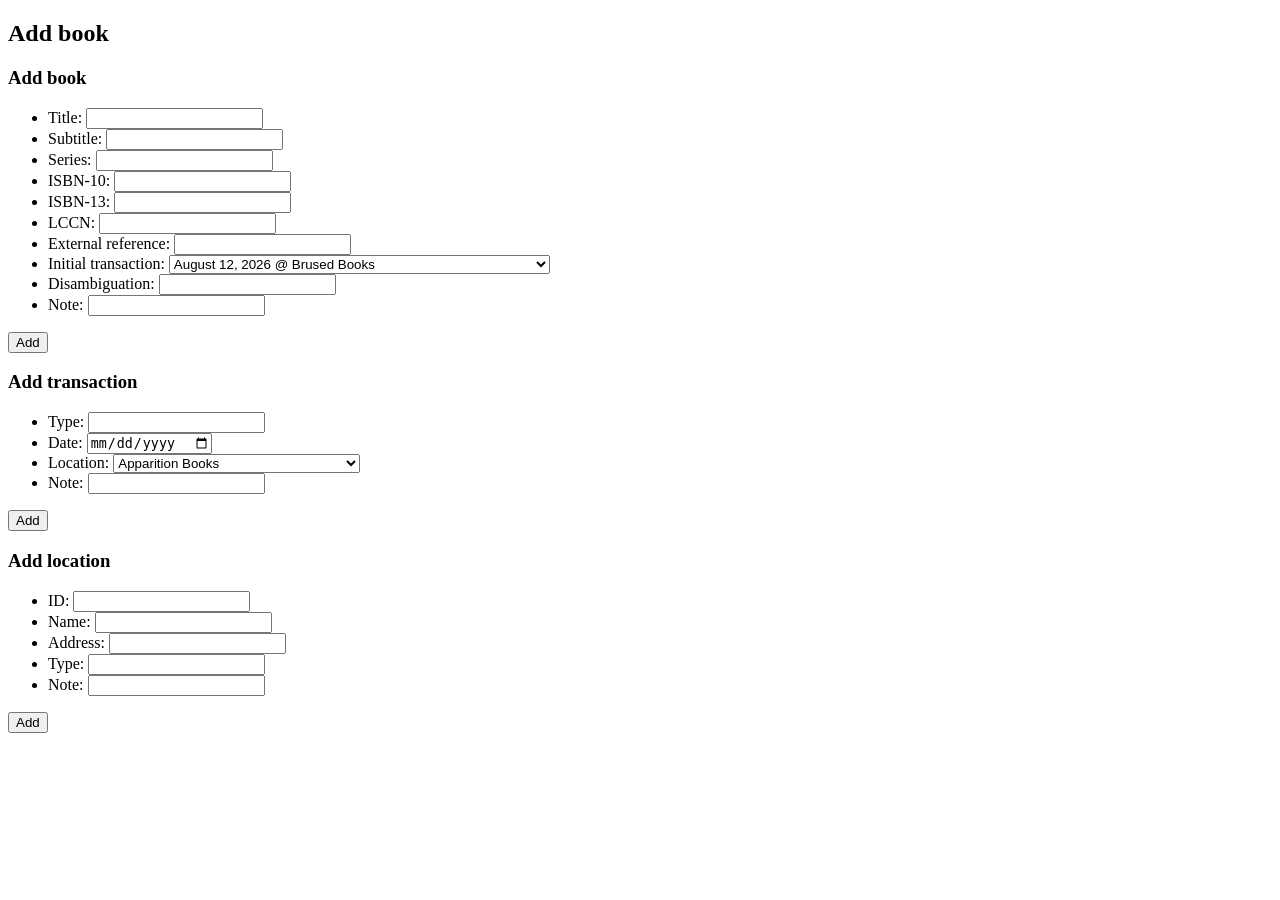
<file: add-book.html>
<!DOCTYPE html>

<h2>Add book</h2>

<form method="POST" action="/books/add">
  <h3>Add book</h3>
  <ul>
    <li><label>Title: <input name="title">
    <li><label>Subtitle: <input name="subtitle">
    <li><label>Series: <input name="series">
    <li><label>ISBN-10: <input name="isbn10">
    <li><label>ISBN-13: <input name="isbn13">
    <li><label>LCCN: <input name="lccn">
    <li><label>External reference: <input name="external">
    <li><label>Initial transaction: <select id="txns" name="txn"></select>
    <li><label>Disambiguation: <input name="disambiguation">
    <li><label>Note: <input name="note">
  </ul>
  <button>Add</button>
</form>

<form method="POST" action="/transactions/add">
  <h3>Add transaction</h3>
  <ul>
    <li><label>Type: <input name="type" list="txn-types">
    <li><label>Date: <input name="title" type="date">
    <li><label>Location: <select id="txn-locations" name="location"></select>
    <li><label>Note: <input name="note">
  </ul>
  <button>Add</button>
</form>

<form method="POST" action="/locations/add">
  <h3>Add location</h3>
  <ul>
    <li><label>ID: <input name="id">
    <li><label>Name: <input name="name">
    <li><label>Address: <input name="address">
    <li><label>Type: <input list="location-types" name="type">
    <li><label>Note: <input name="note">
  </ul>
  <button>Add</button>
</form>

<datalist id="txn-types">
  <option value="purchased"></option>
  <option value="ordered"></option>
  <option value="given"></option>
  <option value="found"></option>
  <option value="inherited"></option>
  <option value="gave"></option>
</datalist>

<datalist id="location-types">
  <option value="bookstore"></option>
  <option value="thrift_store">thrift store</option>
  <option value="museum"></option>
  <option value="other"></option>
</datalist>

<script type="module">

const transactions = await fetch("./transactions.json").then(x => x.json());
const locations = await fetch("./locations.json").then(x => x.json());

const id_to_loc = locations.reduce((acc, loc) => {
  acc[loc.id] = loc.name;
  return acc;
}, {});

function element(tag, children = [], attributes = {}) {
  const ele = document.createElement(tag);

  for (const child of [ children ].flat()) {
    if (child instanceof Node) {
      ele.appendChild(child);
    } else if (typeof child === "string") {
      ele.appendChild(document.createTextNode(child));
    }
  }

  for (const [ name, value ] of Object.entries(attributes)) {
    ele.setAttribute(name, value);
  }

  return ele;
}

const option = (children, attrs) => element("option", children, attrs);

document.getElementById("txns").append(...transactions.filter(txn =>
  txn.date != null && id_to_loc[txn.location] != null
).flatMap(txn => option([ txn.date, id_to_loc[txn.location] ].join(" @ "))));

document.getElementById("txn-locations").append(...locations.flatMap(
  loc => option(loc.name, { value: loc.id })
));

</script>
</file>
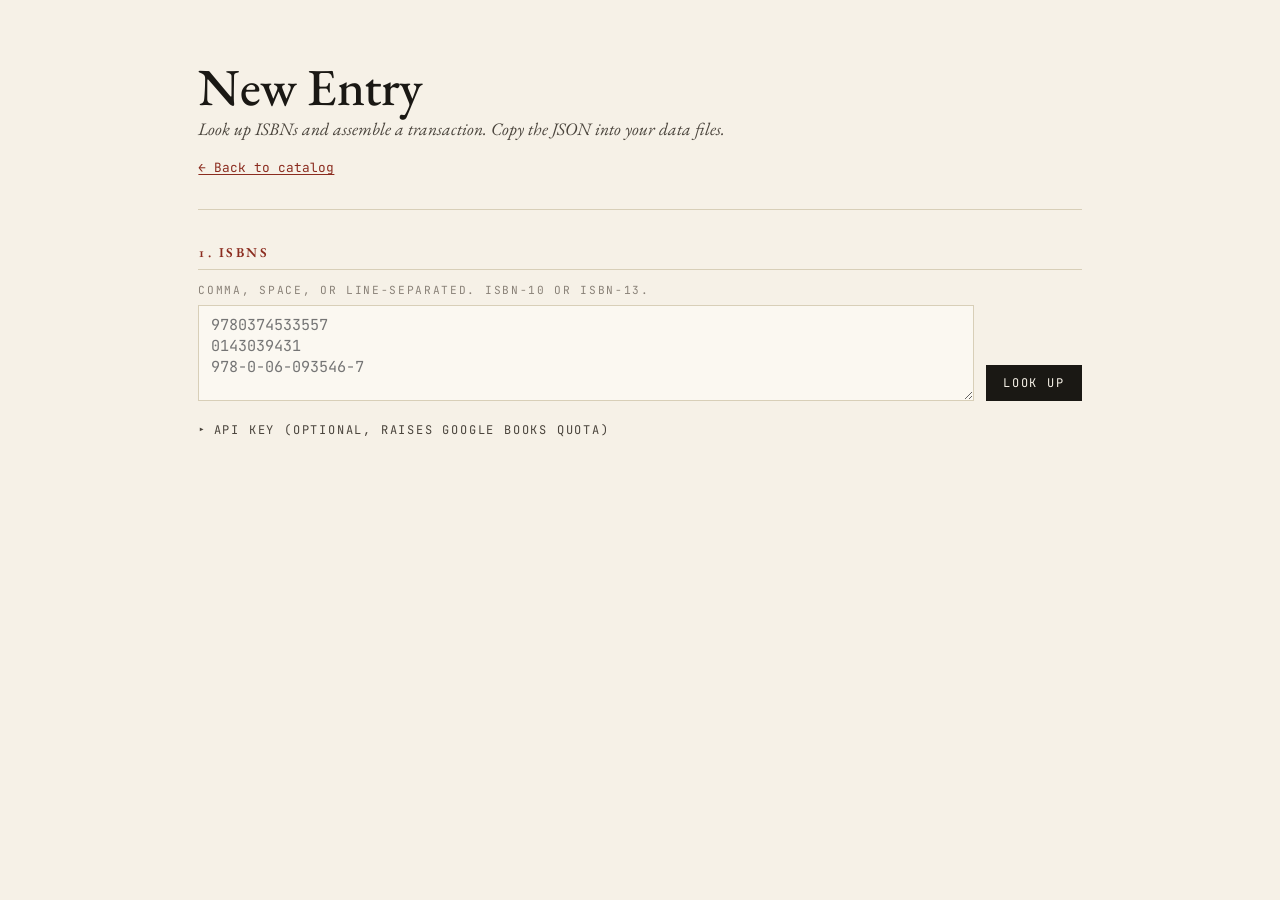
<file: entry.html>
<!doctype html>
<html lang="en">
<head>
  <meta charset="utf-8" />
  <meta name="viewport" content="width=device-width, initial-scale=1" />
  <title>New Entry — Library Catalog</title>
  <link rel="preconnect" href="https://fonts.googleapis.com" />
  <link rel="preconnect" href="https://fonts.gstatic.com" crossorigin />
  <link
    href="https://fonts.googleapis.com/css2?family=EB+Garamond:ital,wght@0,400;0,500;0,600;1,400&family=JetBrains+Mono:wght@400;500&display=swap"
    rel="stylesheet"
  />
  <style>
    /* =========================================================
       Entry helper — shares the catalog's visual grammar.
       Elements first; classes mark variants and states.
       ========================================================= */

    :root {
      --ink: #1a1814;
      --ink-soft: #4a443c;
      --ink-faint: #8a8278;
      --paper: #f6f1e7;
      --paper-warm: #ede5d3;
      --paper-cool: #fbf8f1;
      --accent: #8b2c1f;
      --accent-soft: #c5826d;
      --rule: #d8cfb8;
      --error: #8b2c1f;
      --success: #4a6b3a;

      --font-serif: "EB Garamond", "Garamond", "Georgia", serif;
      --font-mono: "JetBrains Mono", "SF Mono", "Menlo", monospace;
      --measure: 60rem;
      --gutter: clamp(1rem, 3vw, 2.5rem);
    }

    * { box-sizing: border-box; }

    html { background: var(--paper); color: var(--ink); }

    body {
      font-family: var(--font-serif);
      font-size: 18px;
      line-height: 1.5;
      margin: 0;
      padding: var(--gutter);
      max-width: var(--measure);
      margin-inline: auto;
      font-feature-settings: "onum", "kern", "liga";
    }

    /* ---- Typography ---- */

    h1, h2, h3 { font-weight: 500; letter-spacing: -0.01em; }

    h1 {
      font-size: clamp(2.25rem, 5vw, 3.25rem);
      line-height: 0.95;
      margin: 0;
    }

    h2 {
      font-size: 0.85rem;
      text-transform: uppercase;
      letter-spacing: 0.18em;
      color: var(--accent);
      font-weight: 600;
      margin: 0 0 0.75rem;
      padding-bottom: 0.4rem;
      border-bottom: 1px solid var(--rule);
    }

    h3 {
      font-size: 0.75rem;
      text-transform: uppercase;
      letter-spacing: 0.12em;
      color: var(--ink-faint);
      margin: 1rem 0 0.5rem;
      font-weight: 600;
    }

    a {
      color: var(--accent);
      text-underline-offset: 2px;
    }

    a:hover { color: var(--ink); }

    code, .mono { font-family: var(--font-mono); font-size: 0.85em; }

    /* ---- Header ---- */

    body > header {
      padding-block: 1.5rem 2rem;
      border-bottom: 1px solid var(--rule);
      margin-bottom: 2rem;
    }

    body > header > p {
      font-style: italic;
      color: var(--ink-soft);
      margin: 0.25rem 0 0;
      font-size: 1.1rem;
    }

    body > header > nav {
      margin-top: 1rem;
      font-family: var(--font-mono);
      font-size: 0.8rem;
    }

    body > header > nav > a + a { margin-left: 1.5rem; }

    /* ---- Sections ---- */

    section { margin-bottom: 2.5rem; }

    /* ---- Form controls ---- */

    label {
      display: block;
      font-family: var(--font-mono);
      font-size: 0.7rem;
      text-transform: uppercase;
      letter-spacing: 0.15em;
      color: var(--ink-faint);
      margin-bottom: 0.35rem;
    }

    label.inline {
      display: inline-flex;
      align-items: center;
      gap: 0.4rem;
      text-transform: none;
      letter-spacing: 0;
      font-family: var(--font-serif);
      font-size: 0.95rem;
      color: var(--ink);
      margin-bottom: 0;
    }

    input[type="text"],
    input[type="date"],
    input[type="number"],
    input[type="password"],
    textarea,
    select {
      width: 100%;
      font-family: var(--font-mono);
      font-size: 0.95rem;
      padding: 0.5rem 0.75rem;
      background: var(--paper-cool);
      border: 1px solid var(--rule);
      color: var(--ink);
      border-radius: 0;
    }

    input:focus, textarea:focus, select:focus {
      outline: none;
      border-color: var(--accent);
    }

    textarea {
      resize: vertical;
      min-height: 6rem;
      line-height: 1.4;
    }

    textarea.output {
      background: var(--paper-warm);
      border-color: var(--ink-soft);
      font-size: 0.8rem;
      min-height: 8rem;
    }

    fieldset {
      border: 1px solid var(--rule);
      background: var(--paper-cool);
      padding: 1rem 1.25rem 1.25rem;
      margin: 0;
    }

    legend {
      font-family: var(--font-mono);
      font-size: 0.7rem;
      text-transform: uppercase;
      letter-spacing: 0.15em;
      color: var(--ink-faint);
      padding: 0 0.5rem;
    }

    /* ---- Buttons ---- */

    button {
      font-family: var(--font-mono);
      font-size: 0.75rem;
      text-transform: uppercase;
      letter-spacing: 0.15em;
      padding: 0.55rem 1rem;
      background: var(--ink);
      color: var(--paper);
      border: 1px solid var(--ink);
      cursor: pointer;
      border-radius: 0;
    }

    button:hover { background: var(--accent); border-color: var(--accent); }
    button:disabled { opacity: 0.4; cursor: not-allowed; }
    button:disabled:hover { background: var(--ink); border-color: var(--ink); }

    button.secondary {
      background: transparent;
      color: var(--ink-soft);
      border-color: var(--rule);
    }
    button.secondary:hover {
      background: transparent;
      color: var(--accent);
      border-color: var(--accent);
    }

    button.copy {
      font-size: 0.65rem;
      padding: 0.35rem 0.7rem;
      letter-spacing: 0.2em;
    }

    button.copy.copied {
      background: var(--success);
      border-color: var(--success);
    }

    /* ---- ISBN input area ---- */

    .input-row {
      display: flex;
      gap: 0.75rem;
      align-items: flex-end;
      flex-wrap: wrap;
    }

    .input-row > textarea { flex: 1 1 20rem; }
    .input-row > button { flex: 0 0 auto; }

    /* ---- API key advanced disclosure ---- */

    details.advanced {
      margin-top: 0.75rem;
      font-size: 0.9rem;
    }

    details.advanced > summary {
      cursor: pointer;
      color: var(--ink-soft);
      font-family: var(--font-mono);
      font-size: 0.75rem;
      text-transform: uppercase;
      letter-spacing: 0.15em;
      padding: 0.5rem 0;
      list-style: none;
    }

    details.advanced > summary::-webkit-details-marker { display: none; }
    details.advanced > summary::before {
      content: "▸";
      display: inline-block;
      margin-right: 0.4rem;
      transition: transform 0.15s;
    }
    details.advanced[open] > summary::before {
      transform: rotate(90deg);
    }

    details.advanced > .body {
      padding: 0.75rem 0 0;
    }

    .key-status {
      font-family: var(--font-mono);
      font-size: 0.75rem;
      color: var(--ink-faint);
      margin-top: 0.5rem;
    }

    .key-status.set { color: var(--success); }

    /* ---- Result cards ---- */

    ol.results {
      list-style: none;
      padding: 0;
      margin: 0;
      display: flex;
      flex-direction: column;
      gap: 1rem;
    }

    li.card {
      background: var(--paper-cool);
      border: 1px solid var(--rule);
      border-left: 3px solid var(--accent);
      padding: 1rem 1.25rem;
    }

    li.card.error {
      border-left-color: var(--error);
      background: var(--paper-warm);
    }

    li.card > header {
      display: flex;
      justify-content: space-between;
      align-items: baseline;
      gap: 1rem;
      margin-bottom: 0.5rem;
    }

    li.card > header > .query {
      font-family: var(--font-mono);
      font-size: 0.75rem;
      color: var(--ink-faint);
    }

    li.card > header > .remove {
      background: transparent;
      color: var(--ink-faint);
      border: none;
      font-family: var(--font-mono);
      font-size: 0.7rem;
      padding: 0;
      letter-spacing: 0.1em;
      cursor: pointer;
    }

    li.card > header > .remove:hover {
      background: transparent;
      color: var(--error);
    }

    li.card > .err-msg {
      font-style: italic;
      color: var(--error);
      margin: 0.5rem 0 0;
    }

    .field-grid {
      display: grid;
      grid-template-columns: 1fr 1fr;
      gap: 0.75rem 1rem;
    }

    .field-grid > .full { grid-column: 1 / -1; }

    .field-grid > div > input,
    .field-grid > div > textarea {
      margin-top: 0.1rem;
    }

    .field-grid textarea { min-height: 3rem; }

    /* Title fields use serif for readability since they often carry diacritics. */
    .field-grid input.serif,
    .field-grid textarea.serif {
      font-family: var(--font-serif);
      font-size: 1.05rem;
    }

    .disambig-hint {
      font-family: var(--font-mono);
      font-size: 0.7rem;
      color: var(--accent);
      margin-top: 0.25rem;
    }

    /* ---- Transaction section ---- */

    .form-grid {
      display: grid;
      grid-template-columns: repeat(auto-fit, minmax(12rem, 1fr));
      gap: 1rem;
    }

    .form-grid > div > input,
    .form-grid > div > select,
    .form-grid > div > textarea {
      margin-top: 0.1rem;
    }

    .form-grid > .full { grid-column: 1 / -1; }

    .radio-row {
      display: flex;
      flex-wrap: wrap;
      gap: 0.5rem 1rem;
      margin-top: 0.25rem;
    }

    .radio-row > label.inline > input[type="radio"] {
      margin: 0;
    }

    /* Location combobox */

    .location-picker { position: relative; }

    .location-picker > input { width: 100%; }

    .location-picker > .dropdown {
      position: absolute;
      top: 100%;
      left: 0;
      right: 0;
      background: var(--paper-cool);
      border: 1px solid var(--ink);
      max-height: 16rem;
      overflow-y: auto;
      z-index: 10;
      box-shadow: 0 8px 24px -8px rgba(26, 24, 20, 0.25);
      display: none;
    }

    .location-picker.open > .dropdown { display: block; }

    .location-picker > .dropdown > button {
      display: flex;
      align-items: baseline;
      justify-content: space-between;
      gap: 1rem;
      width: 100%;
      text-align: left;
      background: transparent;
      color: var(--ink);
      border: none;
      border-bottom: 1px solid var(--rule);
      font-family: var(--font-serif);
      font-size: 0.95rem;
      text-transform: none;
      letter-spacing: 0;
      padding: 0.4rem 0.75rem;
      cursor: pointer;
    }

    .location-picker > .dropdown > button:hover,
    .location-picker > .dropdown > button[aria-selected="true"] {
      background: var(--paper-warm);
      color: var(--ink);
    }

    .location-picker > .dropdown > button > .id {
      font-family: var(--font-mono);
      font-size: 0.7rem;
      color: var(--ink-faint);
      white-space: nowrap;
    }

    .location-picker > .dropdown > button.add-new {
      color: var(--accent);
      font-weight: 500;
      border-bottom: none;
      justify-content: flex-start;
    }

    /* New location form */

    fieldset.new-location {
      margin-top: 1rem;
    }

    /* ---- Output section ---- */

    .outputs {
      display: grid;
      grid-template-columns: 1fr;
      gap: 1.5rem;
    }

    .output-block > header {
      display: flex;
      justify-content: space-between;
      align-items: baseline;
      margin-bottom: 0.4rem;
    }

    .output-block > header > h3 {
      margin: 0;
    }

    .output-block > .hint {
      font-family: var(--font-mono);
      font-size: 0.7rem;
      color: var(--ink-faint);
      margin: 0.3rem 0 0;
    }

    /* ---- Empty/status text ---- */

    p.status {
      font-family: var(--font-mono);
      font-size: 0.85rem;
      color: var(--ink-faint);
      margin: 0.5rem 0;
    }

    p.status.error { color: var(--error); }

    /* ---- Responsive ---- */

    @media (min-width: 800px) {
      .outputs { grid-template-columns: 1fr 1fr; }
      .output-block.transaction { grid-column: 1 / -1; }
      .output-block.location { grid-column: 1 / -1; }
    }
  </style>
</head>

<body>
  <header>
    <h1>New Entry</h1>
    <p>Look up ISBNs and assemble a transaction. Copy the JSON into your data files.</p>
    <nav>
      <a href="./index.html">← Back to catalog</a>
    </nav>
  </header>

  <!-- ============ ISBN INPUT ============ -->
  <section>
    <h2>1. ISBNs</h2>
    <label for="isbn-input">Comma, space, or line-separated. ISBN-10 or ISBN-13.</label>
    <div class="input-row">
      <textarea id="isbn-input" rows="3" placeholder="9780374533557
0143039431
978-0-06-093546-7"></textarea>
      <button id="lookup-btn" type="button">Look up</button>
    </div>

    <details class="advanced" id="advanced">
      <summary>API key (optional, raises Google Books quota)</summary>
      <div class="body">
        <label for="api-key">Google Books API key</label>
        <input id="api-key" type="password" autocomplete="off"
               placeholder="AIza…" />
        <p class="key-status" id="key-status">No key set — using anonymous quota.</p>
        <p class="status">
          Stored in this browser only (localStorage). Get one at
          <a href="https://console.cloud.google.com/apis/credentials" target="_blank" rel="noopener">Google Cloud Console</a>
          (enable the Books API first). Not strictly required — the tool falls back to Open Library.
        </p>
      </div>
    </details>

    <p class="status" id="lookup-status"></p>
  </section>

  <!-- ============ RESULTS ============ -->
  <section id="results-section" hidden>
    <h2>2. Books</h2>
    <p class="status">Edit fields as needed. Books are matched against your existing catalog by ISBN and title — duplicates and collisions are flagged.</p>
    <ol class="results" id="results"></ol>
  </section>

  <!-- ============ TRANSACTION ============ -->
  <section id="txn-section" hidden>
    <h2>3. Transaction</h2>
    <fieldset>
      <legend>Acquisition</legend>
      <div class="form-grid">
        <div class="full">
          <label>Type</label>
          <div class="radio-row" id="txn-type-row">
            <!-- populated by JS -->
          </div>
        </div>

        <div>
          <label for="txn-date">Date</label>
          <input id="txn-date" type="text" placeholder="May 11, 2026" />
        </div>

        <div>
          <label for="txn-cost">Cost (optional)</label>
          <input id="txn-cost" type="text" placeholder="$27.00" />
        </div>

        <div class="full" id="location-field">
          <label for="txn-location">Location</label>
          <div class="location-picker" id="location-picker">
            <input id="txn-location" type="text" autocomplete="off"
                   placeholder="Search or pick a location…" />
            <div class="dropdown" id="location-dropdown"></div>
          </div>
        </div>

        <div class="full" id="giver-field" hidden>
          <label for="txn-giver">Giver</label>
          <input id="txn-giver" type="text" placeholder="Name" />
        </div>

        <div class="full" id="receiver-field" hidden>
          <label for="txn-receiver">Receiver</label>
          <input id="txn-receiver" type="text" placeholder="Name" />
        </div>

        <div class="full">
          <label for="txn-note">Note (optional)</label>
          <textarea id="txn-note" rows="2"
                    placeholder="Saw at full price elsewhere, called and asked for a discount…"></textarea>
        </div>
      </div>

      <!-- New location inline form (revealed when "+ Add new location" picked) -->
      <fieldset class="new-location" id="new-location" hidden>
        <legend>New location</legend>
        <div class="form-grid">
          <div>
            <label for="new-loc-id">ID (slug)</label>
            <input id="new-loc-id" type="text" placeholder="brused_books" />
          </div>
          <div>
            <label for="new-loc-name">Name</label>
            <input id="new-loc-name" type="text" placeholder="Brused Books" />
          </div>
          <div class="full">
            <label for="new-loc-address">Address (optional)</label>
            <input id="new-loc-address" type="text" placeholder="235 E Main St, Pullman, WA 99163" />
          </div>
          <div>
            <label for="new-loc-type">Type</label>
            <select id="new-loc-type">
              <option value="bookstore">bookstore</option>
              <option value="thrift_store">thrift_store</option>
              <option value="museum">museum</option>
              <option value="other">other</option>
            </select>
          </div>
          <div class="full">
            <label for="new-loc-note">Note (optional)</label>
            <input id="new-loc-note" type="text" placeholder="Coffee, food, antique shop" />
          </div>
        </div>
      </fieldset>
    </fieldset>
  </section>

  <!-- ============ OUTPUT ============ -->
  <section id="output-section" hidden>
    <h2>4. JSON to append</h2>
    <p class="status">These update live. Click copy and paste into the right file.</p>

    <div class="outputs">
      <div class="output-block">
        <header>
          <h3>Books → books.json</h3>
          <button class="copy" data-copy="out-books" type="button">Copy</button>
        </header>
        <textarea class="output" id="out-books" readonly rows="12"></textarea>
        <p class="hint">Append inside the top-level <code>[ … ]</code> array.</p>
      </div>

      <div class="output-block">
        <header>
          <h3>Transaction → transactions.json</h3>
          <button class="copy" data-copy="out-txn" type="button">Copy</button>
        </header>
        <textarea class="output" id="out-txn" readonly rows="12"></textarea>
        <p class="hint">Append as a new object.</p>
      </div>

      <div class="output-block location" id="out-location-block" hidden>
        <header>
          <h3>Location → locations.json</h3>
          <button class="copy" data-copy="out-location" type="button">Copy</button>
        </header>
        <textarea class="output" id="out-location" readonly rows="6"></textarea>
        <p class="hint">Append as a new object.</p>
      </div>
    </div>
  </section>

  <script type="module" src="entry.js"></script>
</body>
</html>
</file>
